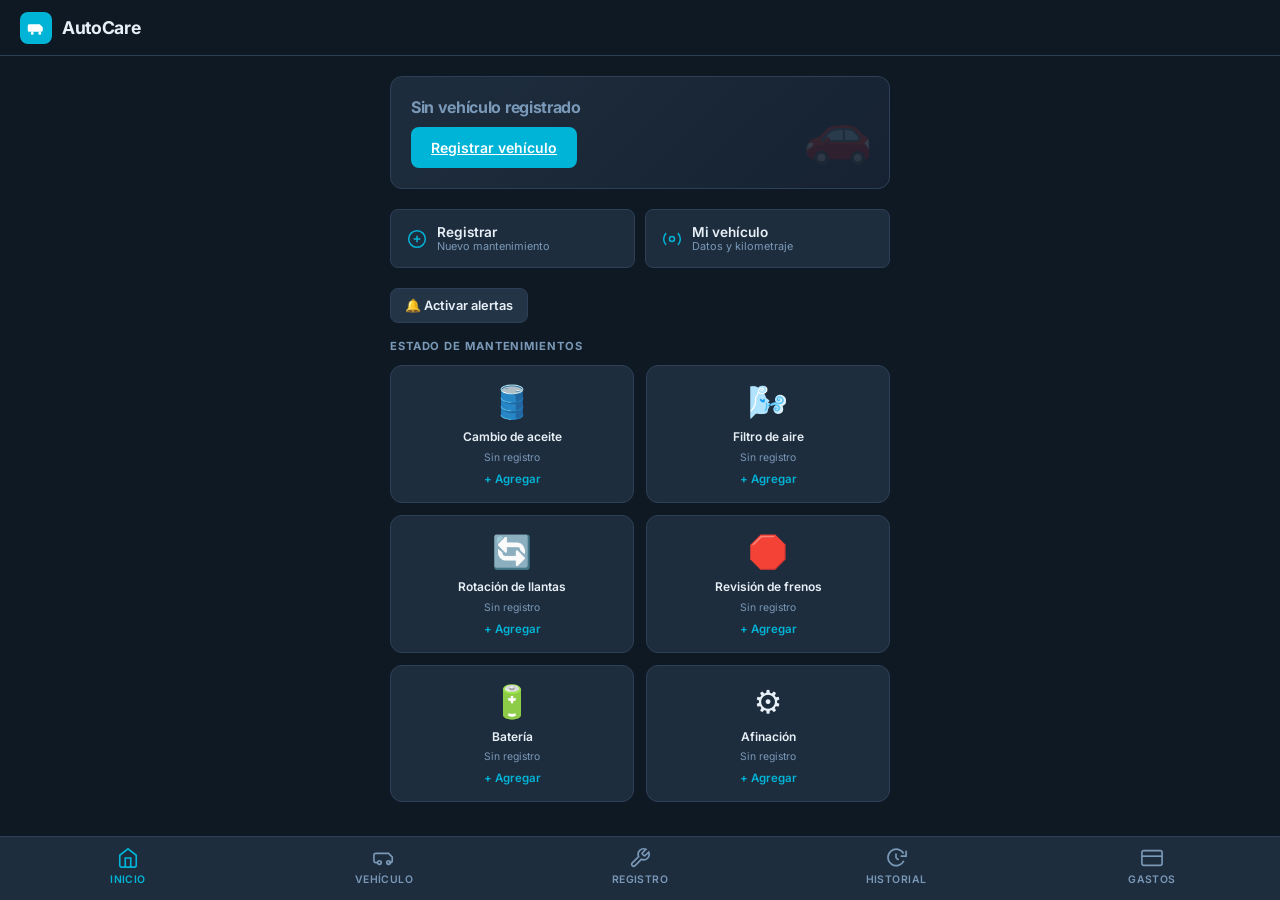
<file: index.html>
<!DOCTYPE html>
<html lang="es">
<head>
  <meta charset="UTF-8">
  <meta name="viewport" content="width=device-width, initial-scale=1, viewport-fit=cover">
  <title>AutoCare</title>
  <link rel="manifest" href="manifest.json">
  <link rel="icon" href="favicon.png">
  <meta name="theme-color" content="#00B4D8">
  <meta name="apple-mobile-web-app-capable" content="yes">
  <meta name="apple-mobile-web-app-status-bar-style" content="black-translucent">
  <link rel="preconnect" href="https://fonts.googleapis.com">
  <link href="https://fonts.googleapis.com/css2?family=Inter:wght@400;500;600;700&display=swap" rel="stylesheet">
  <link rel="stylesheet" href="style.css">
  <style>
    /* ── Vehicle banner ── */
    .vehicle-banner {
      background: linear-gradient(135deg, #1E2D3D 0%, #162232 100%);
      border: 1px solid var(--border);
      border-radius: var(--radius);
      padding: 20px;
      margin-bottom: 20px;
      position: relative;
      overflow: hidden;
    }
    .vehicle-banner::before {
      content: '🚗';
      position: absolute; right: 16px; top: 50%;
      transform: translateY(-50%);
      font-size: 3.5rem; opacity: .12;
    }
    .veh-name { font-size: 1.3rem; font-weight: 700; letter-spacing: -.02em; }
    .veh-year { color: var(--txt-muted); font-weight: 400; }
    .veh-detail { margin-top: 6px; display: flex; align-items: center; gap: 12px; }
    .veh-km { font-size: 0.9rem; color: var(--acc); font-weight: 600; font-variant-numeric: tabular-nums; }
    .veh-placa {
      background: var(--surface2); border: 1px solid var(--border);
      border-radius: 4px; padding: 2px 8px;
      font-size: 0.75rem; font-weight: 700; letter-spacing: .08em; color: var(--txt-muted);
    }
    .veh-empty { color: var(--txt-muted); font-size: 1rem; }

    /* ── Gauges grid ── */
    .gauges-title {
      font-size: 0.7rem; font-weight: 700; letter-spacing: .08em;
      text-transform: uppercase; color: var(--txt-muted); margin-bottom: 12px;
    }
    .gauges-grid {
      display: grid;
      grid-template-columns: repeat(2, 1fr);
      gap: 12px;
    }
    .gauge-card {
      background: var(--surface); border: 1px solid var(--border);
      border-radius: var(--radius); padding: 16px 12px;
      display: flex; flex-direction: column; align-items: center;
      text-align: center; transition: border-color .2s;
      cursor: default;
    }
    .gauge-card:hover { border-color: var(--acc); }
    .gauge-arc {
      width: 88px; height: 88px; margin-bottom: 8px;
    }
    .gauge-icon { font-size: 2rem; margin-bottom: 8px; }
    .gauge-label { font-size: 0.75rem; font-weight: 600; color: var(--txt); line-height: 1.3; margin-bottom: 4px; }
    .gauge-km    { font-size: 0.7rem; line-height: 1.4; }
    .gauge-sub   { font-size: 0.65rem; margin-top: 2px; }
    .gauge-add   {
      margin-top: 8px; font-size: 0.72rem; font-weight: 600;
      color: var(--acc); text-decoration: none;
    }
    .gauge-add:hover { text-decoration: underline; }
    .muted { color: var(--txt-muted); }

    /* ── Action buttons ── */
    .quick-actions { display: grid; grid-template-columns: 1fr 1fr; gap: 10px; margin-bottom: 20px; }
    .qa-btn {
      display: flex; align-items: center; gap: 10px;
      background: var(--surface); border: 1px solid var(--border);
      border-radius: var(--radius-sm); padding: 14px 16px;
      text-decoration: none; color: var(--txt); font-size: 0.85rem; font-weight: 600;
      transition: border-color .2s, background .2s;
    }
    .qa-btn:hover { border-color: var(--acc); background: var(--surface2); }
    .qa-btn svg { width: 20px; height: 20px; stroke: var(--acc); flex-shrink: 0; }
    .qa-label { line-height: 1.2; }
    .qa-sub { font-size: .68rem; font-weight: 400; color: var(--txt-muted); }

    /* ── Install / notif ── */
    .util-row { display: flex; gap: 8px; margin-bottom: 16px; }
    #btn-install { display: none; }
  </style>
</head>
<body>

  <!-- Topbar -->
  <header class="topbar">
    <a href="index.html" class="topbar-logo">
      <div class="logo-icon">
        <svg viewBox="0 0 24 24"><path d="M5 17H3a2 2 0 0 1-2-2V9a2 2 0 0 1 2-2h14l4 4v4a2 2 0 0 1-2 2h-2M7 17a2 2 0 1 0 0 4 2 2 0 0 0 0-4zM17 17a2 2 0 1 0 0 4 2 2 0 0 0 0-4z"/></svg>
      </div>
      AutoCare
    </a>
    <span class="topbar-badge" id="alert-badge" style="display:none">0</span>
  </header>

  <!-- Main -->
  <main class="page">

    <!-- Vehicle Banner -->
    <div class="vehicle-banner" id="vehicle-banner"></div>

    <!-- Quick Actions -->
    <div class="quick-actions">
      <a href="mantenimiento.html" class="qa-btn">
        <svg viewBox="0 0 24 24" fill="none" stroke="currentColor" stroke-width="1.8"><circle cx="12" cy="12" r="10"/><line x1="12" y1="8" x2="12" y2="16"/><line x1="8" y1="12" x2="16" y2="12"/></svg>
        <div class="qa-label">Registrar<div class="qa-sub">Nuevo mantenimiento</div></div>
      </a>
      <a href="vehiculo.html" class="qa-btn">
        <svg viewBox="0 0 24 24" fill="none" stroke="currentColor" stroke-width="1.8"><circle cx="12" cy="12" r="3"/><path d="M19.07 4.93a10 10 0 0 1 0 14.14M4.93 4.93a10 10 0 0 0 0 14.14"/></svg>
        <div class="qa-label">Mi vehículo<div class="qa-sub">Datos y kilometraje</div></div>
      </a>
    </div>

    <!-- Botones utilitarios -->
    <div class="util-row">
      <button id="btn-install" class="btn btn-secondary" style="font-size:.8rem;padding:9px 14px">
        📲 Instalar app
      </button>
      <button id="btn-notif" class="btn btn-secondary" style="font-size:.8rem;padding:9px 14px">
        🔔 Activar alertas
      </button>
    </div>

    <!-- Gauges -->
    <div class="gauges-title">Estado de mantenimientos</div>
    <div class="gauges-grid" id="gauges-grid"></div>

  </main>

  <!-- Bottom Nav -->
  <nav class="bottom-nav">
    <a href="index.html"        class="nav-item"><svg viewBox="0 0 24 24" fill="none" stroke="currentColor"><path d="M3 9l9-7 9 7v11a2 2 0 0 1-2 2H5a2 2 0 0 1-2-2z"/><polyline points="9 22 9 12 15 12 15 22"/></svg>Inicio</a>
    <a href="vehiculo.html"     class="nav-item"><svg viewBox="0 0 24 24" fill="none" stroke="currentColor"><path d="M5 17H3a2 2 0 0 1-2-2V9a2 2 0 0 1 2-2h14l4 4v4a2 2 0 0 1-2 2h-2"/><circle cx="7" cy="17" r="2"/><circle cx="17" cy="17" r="2"/></svg>Vehículo</a>
    <a href="mantenimiento.html" class="nav-item"><svg viewBox="0 0 24 24" fill="none" stroke="currentColor"><path d="M14.7 6.3a1 1 0 0 0 0 1.4l1.6 1.6a1 1 0 0 0 1.4 0l3.77-3.77a6 6 0 0 1-7.94 7.94l-6.91 6.91a2.12 2.12 0 0 1-3-3l6.91-6.91a6 6 0 0 1 7.94-7.94l-3.76 3.76z"/></svg>Registro</a>
    <a href="historial.html"    class="nav-item"><svg viewBox="0 0 24 24" fill="none" stroke="currentColor"><polyline points="23 4 23 10 17 10"/><path d="M20.49 15a9 9 0 1 1-.18-7.68"/><line x1="12" y1="7" x2="12" y2="12"/><polyline points="12 12 15 14"/></svg>Historial</a>
    <a href="gastos.html"       class="nav-item"><svg viewBox="0 0 24 24" fill="none" stroke="currentColor"><rect x="1" y="4" width="22" height="16" rx="2"/><line x1="1" y1="10" x2="23" y2="10"/></svg>Gastos</a>
  </nav>

  <div id="toast-container"></div>

  <script>
    if ('serviceWorker' in navigator) {
      navigator.serviceWorker.register('service-worker.js');
    }
  </script>
  <script src="storage.js"></script>
  <script src="app.js"></script>
  <script src="dashboard.js"></script>
</body>
</html>
</file>
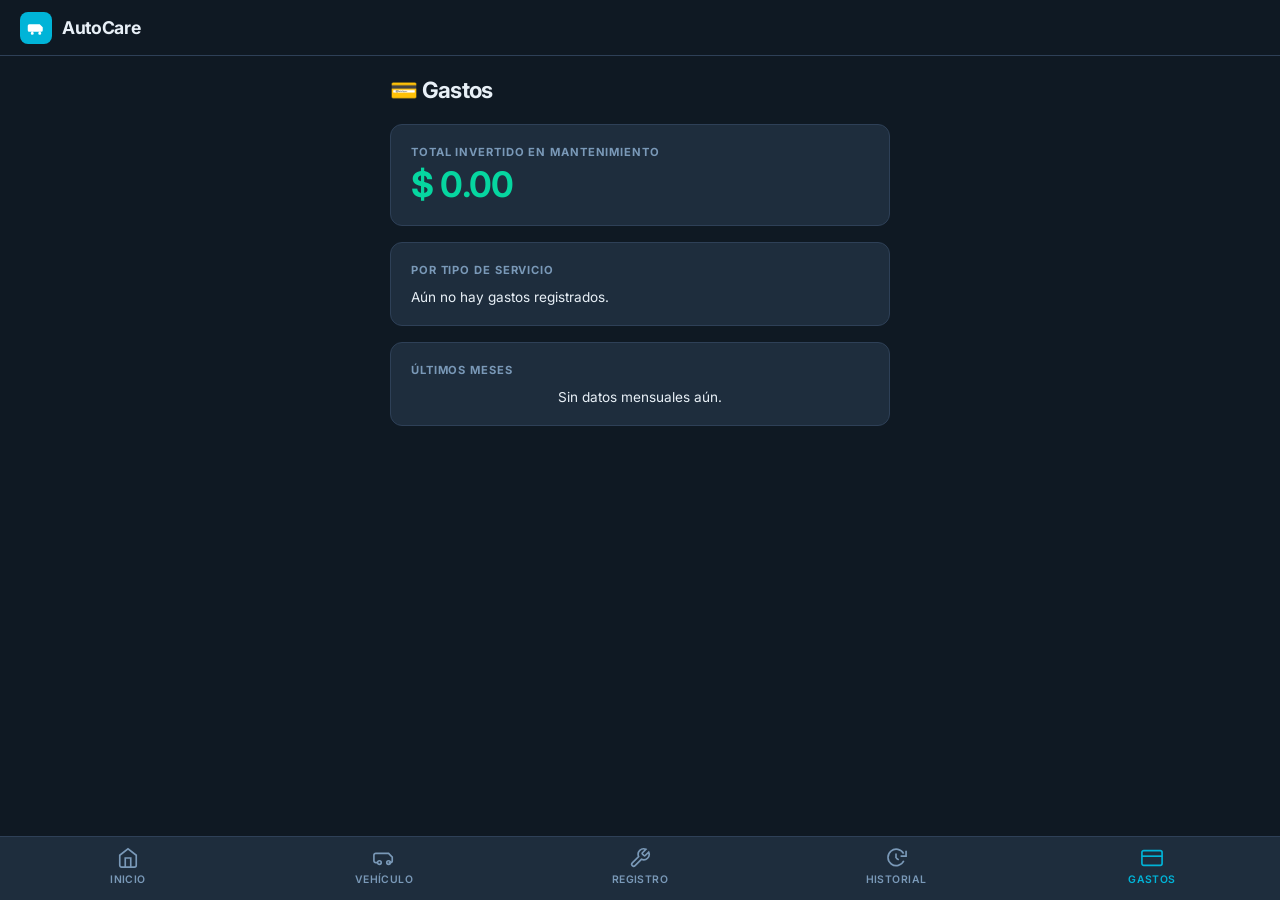
<file: gastos.html>
<!DOCTYPE html>
<html lang="es">
<head>
  <meta charset="UTF-8">
  <meta name="viewport" content="width=device-width, initial-scale=1, viewport-fit=cover">
  <title>Gastos — AutoCare</title>
  <link rel="manifest" href="manifest.json">
  <link rel="icon" href="favicon.png">
  <meta name="theme-color" content="#00B4D8">
  <link rel="preconnect" href="https://fonts.googleapis.com">
  <link href="https://fonts.googleapis.com/css2?family=Inter:wght@400;500;600;700&display=swap" rel="stylesheet">
  <link rel="stylesheet" href="style.css">
  <style>
    .page-title { font-size: 1.4rem; font-weight: 700; letter-spacing: -.03em; margin-bottom: 20px; }
    .kpi-total-label { font-size: .7rem; font-weight: 700; letter-spacing: .08em; text-transform: uppercase; color: var(--txt-muted); margin-bottom: 4px; }
    .kpi-total-val { font-size: 2.2rem; font-weight: 700; letter-spacing: -.04em; font-variant-numeric: tabular-nums; color: var(--ok); }

    /* Gasto por tipo */
    .gasto-row { margin-bottom: 14px; }
    .gasto-head { display: flex; justify-content: space-between; align-items: baseline; font-size: .85rem; font-weight: 600; margin-bottom: 6px; }
    .gasto-monto { color: var(--acc); font-variant-numeric: tabular-nums; }
    .gasto-bar-bg  { height: 6px; background: var(--border); border-radius: 3px; overflow: hidden; }
    .gasto-bar-fill { height: 100%; background: linear-gradient(90deg, var(--acc), var(--ok)); border-radius: 3px; transition: width .6s ease; }

    /* Bar chart mensual */
    .bar-chart { display: flex; align-items: flex-end; gap: 8px; height: 120px; padding-top: 24px; }
    .bar-col { flex: 1; display: flex; flex-direction: column; align-items: center; gap: 4px; height: 100%; }
    .bar-val { font-size: .6rem; color: var(--txt-muted); font-variant-numeric: tabular-nums; white-space: nowrap; }
    .bar-wrap { flex: 1; width: 100%; display: flex; align-items: flex-end; }
    .bar-fill { width: 100%; background: linear-gradient(to top, var(--acc), #00D4FF); border-radius: 4px 4px 0 0; min-height: 4px; }
    .bar-label { font-size: .65rem; color: var(--txt-muted); font-weight: 600; text-transform: uppercase; }
  </style>
</head>
<body>
  <header class="topbar">
    <a href="index.html" class="topbar-logo">
      <div class="logo-icon">
        <svg viewBox="0 0 24 24" fill="white"><path d="M5 17H3a2 2 0 0 1-2-2V9a2 2 0 0 1 2-2h14l4 4v4a2 2 0 0 1-2 2h-2M7 17a2 2 0 1 0 0 4 2 2 0 0 0 0-4zM17 17a2 2 0 1 0 0 4 2 2 0 0 0 0-4z"/></svg>
      </div>
      AutoCare
    </a>
    <span class="topbar-badge" id="alert-badge" style="display:none">0</span>
  </header>

  <main class="page">
    <h1 class="page-title">💳 Gastos</h1>

    <!-- KPI total -->
    <div class="card" style="margin-bottom:16px">
      <div class="kpi-total-label">Total invertido en mantenimiento</div>
      <div class="kpi-total-val" id="gasto-total">$ 0.00</div>
    </div>

    <!-- Por tipo -->
    <div class="card">
      <div class="card-title">Por tipo de servicio</div>
      <div id="gastos-by-tipo"></div>
    </div>

    <!-- Gráfica mensual -->
    <div class="card">
      <div class="card-title">Últimos meses</div>
      <div id="chart-mensual"></div>
    </div>
  </main>

  <nav class="bottom-nav">
    <a href="index.html"        class="nav-item"><svg viewBox="0 0 24 24" fill="none" stroke="currentColor"><path d="M3 9l9-7 9 7v11a2 2 0 0 1-2 2H5a2 2 0 0 1-2-2z"/><polyline points="9 22 9 12 15 12 15 22"/></svg>Inicio</a>
    <a href="vehiculo.html"     class="nav-item"><svg viewBox="0 0 24 24" fill="none" stroke="currentColor"><path d="M5 17H3a2 2 0 0 1-2-2V9a2 2 0 0 1 2-2h14l4 4v4a2 2 0 0 1-2 2h-2"/><circle cx="7" cy="17" r="2"/><circle cx="17" cy="17" r="2"/></svg>Vehículo</a>
    <a href="mantenimiento.html" class="nav-item"><svg viewBox="0 0 24 24" fill="none" stroke="currentColor"><path d="M14.7 6.3a1 1 0 0 0 0 1.4l1.6 1.6a1 1 0 0 0 1.4 0l3.77-3.77a6 6 0 0 1-7.94 7.94l-6.91 6.91a2.12 2.12 0 0 1-3-3l6.91-6.91a6 6 0 0 1 7.94-7.94l-3.76 3.76z"/></svg>Registro</a>
    <a href="historial.html"    class="nav-item"><svg viewBox="0 0 24 24" fill="none" stroke="currentColor"><polyline points="23 4 23 10 17 10"/><path d="M20.49 15a9 9 0 1 1-.18-7.68"/><line x1="12" y1="7" x2="12" y2="12"/><polyline points="12 12 15 14"/></svg>Historial</a>
    <a href="gastos.html"       class="nav-item"><svg viewBox="0 0 24 24" fill="none" stroke="currentColor"><rect x="1" y="4" width="22" height="16" rx="2"/><line x1="1" y1="10" x2="23" y2="10"/></svg>Gastos</a>
  </nav>

  <div id="toast-container"></div>
  <script src="storage.js"></script>
  <script src="app.js"></script>
  <script src="gastos.js"></script>
</body>
</html>
</file>
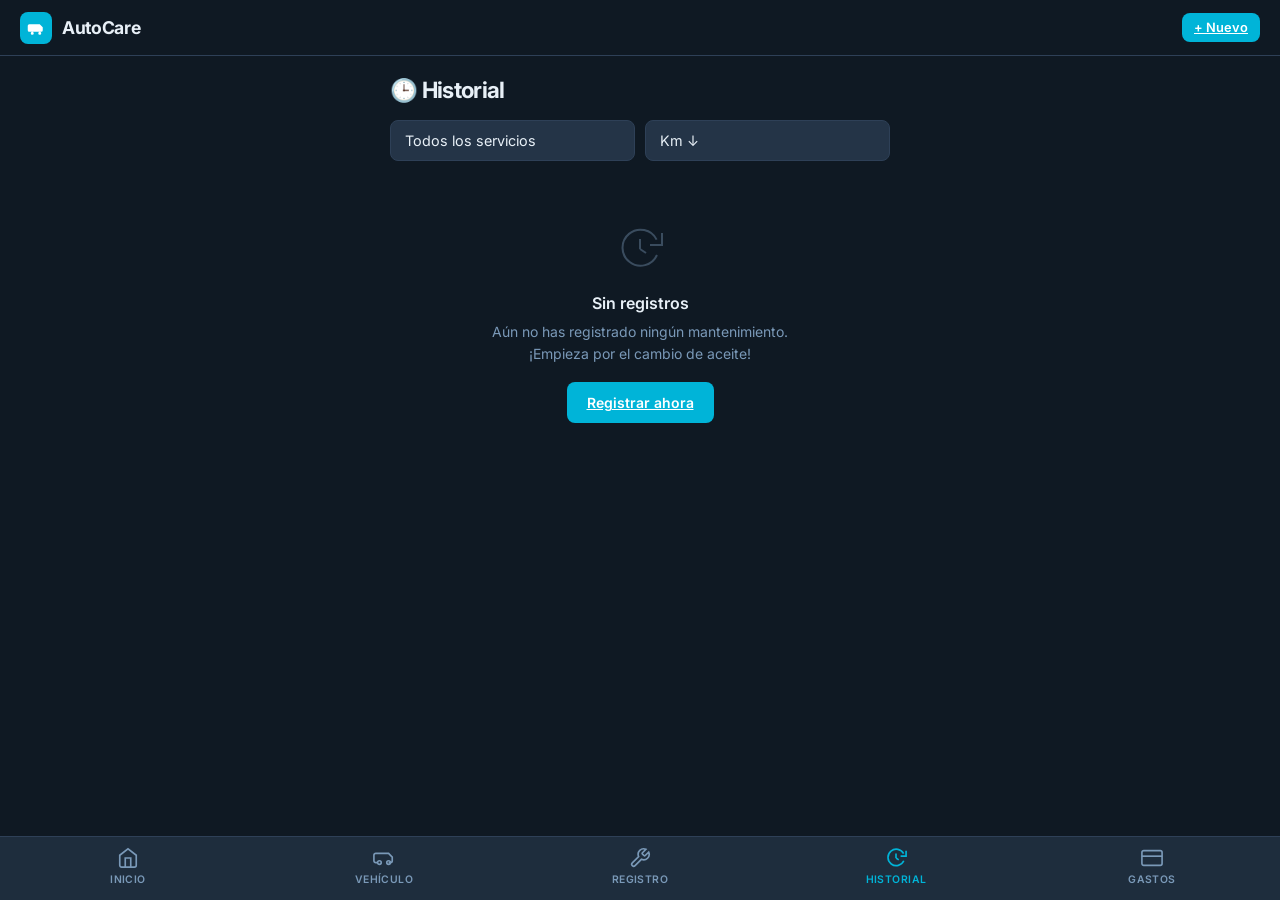
<file: historial.html>
<!DOCTYPE html>
<html lang="es">
<head>
  <meta charset="UTF-8">
  <meta name="viewport" content="width=device-width, initial-scale=1, viewport-fit=cover">
  <title>Historial — AutoCare</title>
  <link rel="manifest" href="manifest.json">
  <link rel="icon" href="favicon.png">
  <meta name="theme-color" content="#00B4D8">
  <link rel="preconnect" href="https://fonts.googleapis.com">
  <link href="https://fonts.googleapis.com/css2?family=Inter:wght@400;500;600;700&display=swap" rel="stylesheet">
  <link rel="stylesheet" href="style.css">
  <style>
    .page-title { font-size: 1.4rem; font-weight: 700; letter-spacing: -.03em; margin-bottom: 16px; }
    .filters {
      display: grid; grid-template-columns: 1fr 1fr; gap: 10px; margin-bottom: 16px;
    }
    /* Historial items */
    .hist-item { margin-bottom: 12px; }
    .hist-top { display: flex; align-items: flex-start; gap: 12px; }
    .hist-icon { font-size: 1.6rem; line-height: 1; flex-shrink: 0; margin-top: 2px; }
    .hist-info { flex: 1; min-width: 0; }
    .hist-label { font-size: .9rem; font-weight: 700; }
    .hist-meta { font-size: .72rem; color: var(--txt-muted); margin-top: 2px; font-variant-numeric: tabular-nums; }
    .hist-cost { font-size: .85rem; font-weight: 700; color: var(--ok); font-variant-numeric: tabular-nums; white-space: nowrap; }
    .hist-taller { font-size: .78rem; color: var(--txt-muted); margin-top: 8px; }
    .hist-obs    { font-size: .78rem; color: var(--txt-muted); margin-top: 4px; font-style: italic; }
    .hist-actions { margin-top: 10px; display: flex; justify-content: flex-end; }
  </style>
</head>
<body>
  <header class="topbar">
    <a href="index.html" class="topbar-logo">
      <div class="logo-icon">
        <svg viewBox="0 0 24 24" fill="white"><path d="M5 17H3a2 2 0 0 1-2-2V9a2 2 0 0 1 2-2h14l4 4v4a2 2 0 0 1-2 2h-2M7 17a2 2 0 1 0 0 4 2 2 0 0 0 0-4zM17 17a2 2 0 1 0 0 4 2 2 0 0 0 0-4z"/></svg>
      </div>
      AutoCare
    </a>
    <a href="mantenimiento.html" class="btn btn-primary" style="padding:7px 12px;font-size:.8rem">+ Nuevo</a>
  </header>

  <main class="page">
    <h1 class="page-title">🕒 Historial</h1>

    <div class="filters">
      <select class="form-control" id="filter-tipo">
        <option value="">Todos los servicios</option>
        <option value="aceite">🛢️ Aceite</option>
        <option value="filtro">🌬️ Filtro</option>
        <option value="llantas">🔄 Llantas</option>
        <option value="frenos">🛑 Frenos</option>
        <option value="bateria">🔋 Batería</option>
        <option value="afinacion">⚙️ Afinación</option>
        <option value="general">🔧 General</option>
      </select>
      <select class="form-control" id="filter-sort">
        <option value="km-desc">Km ↓</option>
        <option value="km-asc">Km ↑</option>
        <option value="fecha-desc">Fecha ↓</option>
        <option value="fecha-asc">Fecha ↑</option>
      </select>
    </div>

    <div id="historial-list"></div>
  </main>

  <nav class="bottom-nav">
    <a href="index.html"        class="nav-item"><svg viewBox="0 0 24 24" fill="none" stroke="currentColor"><path d="M3 9l9-7 9 7v11a2 2 0 0 1-2 2H5a2 2 0 0 1-2-2z"/><polyline points="9 22 9 12 15 12 15 22"/></svg>Inicio</a>
    <a href="vehiculo.html"     class="nav-item"><svg viewBox="0 0 24 24" fill="none" stroke="currentColor"><path d="M5 17H3a2 2 0 0 1-2-2V9a2 2 0 0 1 2-2h14l4 4v4a2 2 0 0 1-2 2h-2"/><circle cx="7" cy="17" r="2"/><circle cx="17" cy="17" r="2"/></svg>Vehículo</a>
    <a href="mantenimiento.html" class="nav-item"><svg viewBox="0 0 24 24" fill="none" stroke="currentColor"><path d="M14.7 6.3a1 1 0 0 0 0 1.4l1.6 1.6a1 1 0 0 0 1.4 0l3.77-3.77a6 6 0 0 1-7.94 7.94l-6.91 6.91a2.12 2.12 0 0 1-3-3l6.91-6.91a6 6 0 0 1 7.94-7.94l-3.76 3.76z"/></svg>Registro</a>
    <a href="historial.html"    class="nav-item"><svg viewBox="0 0 24 24" fill="none" stroke="currentColor"><polyline points="23 4 23 10 17 10"/><path d="M20.49 15a9 9 0 1 1-.18-7.68"/><line x1="12" y1="7" x2="12" y2="12"/><polyline points="12 12 15 14"/></svg>Historial</a>
    <a href="gastos.html"       class="nav-item"><svg viewBox="0 0 24 24" fill="none" stroke="currentColor"><rect x="1" y="4" width="22" height="16" rx="2"/><line x1="1" y1="10" x2="23" y2="10"/></svg>Gastos</a>
  </nav>

  <div id="toast-container"></div>
  <script src="storage.js"></script>
  <script src="app.js"></script>
  <script src="historial.js"></script>
</body>
</html>
</file>
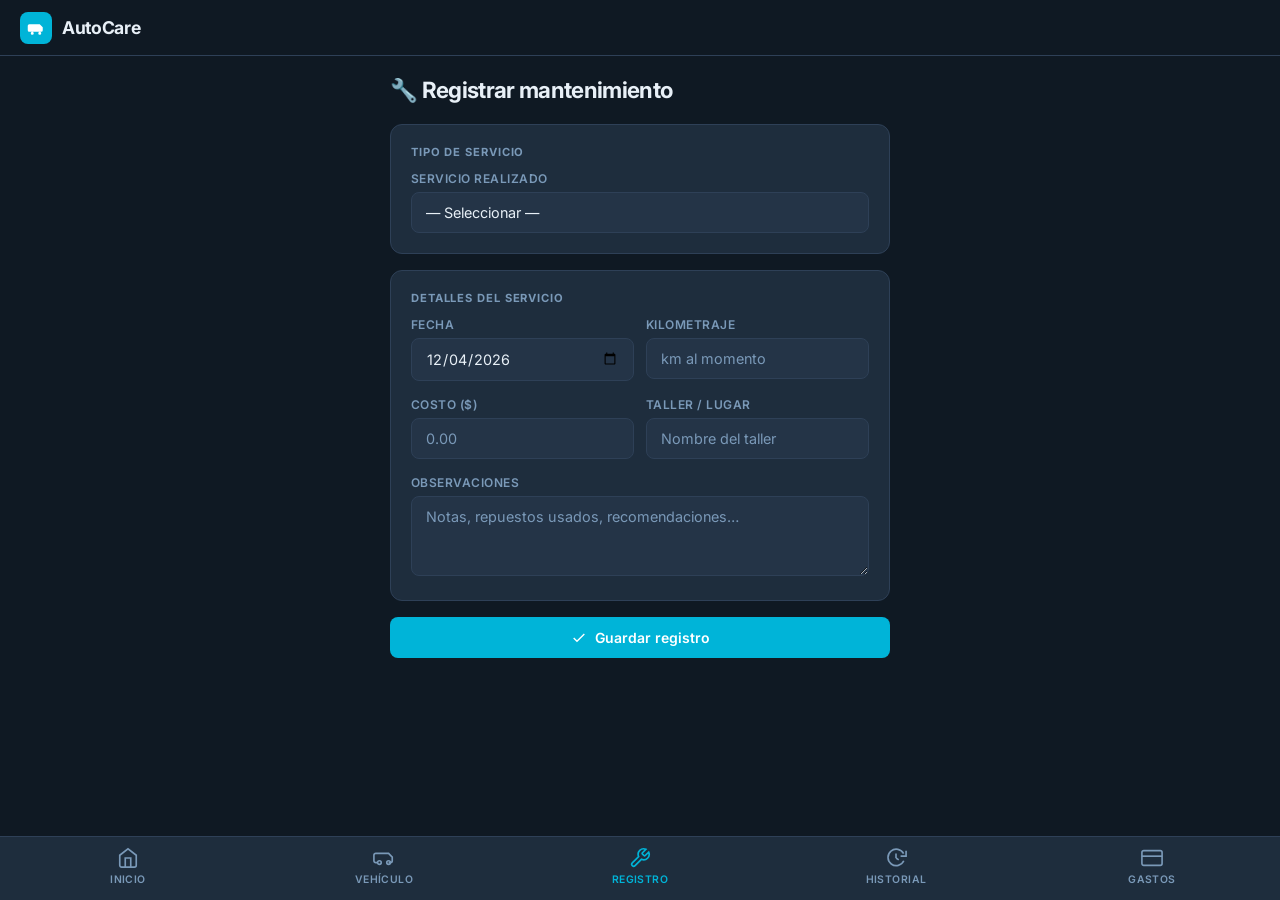
<file: mantenimiento.html>
<!DOCTYPE html>
<html lang="es">
<head>
  <meta charset="UTF-8">
  <meta name="viewport" content="width=device-width, initial-scale=1, viewport-fit=cover">
  <title>Registrar Mantenimiento — AutoCare</title>
  <link rel="manifest" href="manifest.json">
  <link rel="icon" href="favicon.png">
  <meta name="theme-color" content="#00B4D8">
  <link rel="preconnect" href="https://fonts.googleapis.com">
  <link href="https://fonts.googleapis.com/css2?family=Inter:wght@400;500;600;700&display=swap" rel="stylesheet">
  <link rel="stylesheet" href="style.css">
  <style>
    .page-title { font-size: 1.4rem; font-weight: 700; letter-spacing: -.03em; margin-bottom: 20px; }
    select.form-control option { background: #1E2D3D; }
  </style>
</head>
<body>
  <header class="topbar">
    <a href="index.html" class="topbar-logo">
      <div class="logo-icon">
        <svg viewBox="0 0 24 24" fill="white"><path d="M5 17H3a2 2 0 0 1-2-2V9a2 2 0 0 1 2-2h14l4 4v4a2 2 0 0 1-2 2h-2M7 17a2 2 0 1 0 0 4 2 2 0 0 0 0-4zM17 17a2 2 0 1 0 0 4 2 2 0 0 0 0-4z"/></svg>
      </div>
      AutoCare
    </a>
    <span class="topbar-badge" id="alert-badge" style="display:none">0</span>
  </header>

  <main class="page">
    <h1 class="page-title">🔧 Registrar mantenimiento</h1>

    <form id="form-mantenimiento">
      <div class="card">
        <div class="card-title">Tipo de servicio</div>
        <div class="form-group" style="margin-bottom:0">
          <label class="form-label" for="tipo">Servicio realizado</label>
          <select class="form-control" id="tipo" required>
            <option value="">— Seleccionar —</option>
            <option value="aceite">🛢️ Cambio de aceite</option>
            <option value="filtro">🌬️ Filtro de aire</option>
            <option value="llantas">🔄 Rotación de llantas</option>
            <option value="frenos">🛑 Revisión de frenos</option>
            <option value="bateria">🔋 Batería</option>
            <option value="afinacion">⚙️ Afinación</option>
            <option value="general">🔧 Reparación general</option>
          </select>
        </div>
      </div>

      <div class="card">
        <div class="card-title">Detalles del servicio</div>
        <div class="form-row">
          <div class="form-group">
            <label class="form-label" for="fecha">Fecha</label>
            <input class="form-control" id="fecha" type="date" required>
          </div>
          <div class="form-group">
            <label class="form-label" for="kilometraje">Kilometraje</label>
            <input class="form-control" id="kilometraje" type="number" min="0" placeholder="km al momento" required
                   style="font-variant-numeric:tabular-nums">
          </div>
        </div>
        <div class="form-row">
          <div class="form-group">
            <label class="form-label" for="costo">Costo ($)</label>
            <input class="form-control" id="costo" type="number" min="0" step="0.01" placeholder="0.00">
          </div>
          <div class="form-group">
            <label class="form-label" for="taller">Taller / Lugar</label>
            <input class="form-control" id="taller" type="text" placeholder="Nombre del taller">
          </div>
        </div>
        <div class="form-group" style="margin-bottom:0">
          <label class="form-label" for="observaciones">Observaciones</label>
          <textarea class="form-control" id="observaciones" placeholder="Notas, repuestos usados, recomendaciones…"></textarea>
        </div>
      </div>

      <button type="submit" class="btn btn-primary btn-full">
        <svg viewBox="0 0 24 24" fill="none" stroke="currentColor" stroke-width="2" style="width:16px;height:16px"><polyline points="20 6 9 17 4 12"/></svg>
        Guardar registro
      </button>
    </form>
  </main>

  <nav class="bottom-nav">
    <a href="index.html"        class="nav-item"><svg viewBox="0 0 24 24" fill="none" stroke="currentColor"><path d="M3 9l9-7 9 7v11a2 2 0 0 1-2 2H5a2 2 0 0 1-2-2z"/><polyline points="9 22 9 12 15 12 15 22"/></svg>Inicio</a>
    <a href="vehiculo.html"     class="nav-item"><svg viewBox="0 0 24 24" fill="none" stroke="currentColor"><path d="M5 17H3a2 2 0 0 1-2-2V9a2 2 0 0 1 2-2h14l4 4v4a2 2 0 0 1-2 2h-2"/><circle cx="7" cy="17" r="2"/><circle cx="17" cy="17" r="2"/></svg>Vehículo</a>
    <a href="mantenimiento.html" class="nav-item"><svg viewBox="0 0 24 24" fill="none" stroke="currentColor"><path d="M14.7 6.3a1 1 0 0 0 0 1.4l1.6 1.6a1 1 0 0 0 1.4 0l3.77-3.77a6 6 0 0 1-7.94 7.94l-6.91 6.91a2.12 2.12 0 0 1-3-3l6.91-6.91a6 6 0 0 1 7.94-7.94l-3.76 3.76z"/></svg>Registro</a>
    <a href="historial.html"    class="nav-item"><svg viewBox="0 0 24 24" fill="none" stroke="currentColor"><polyline points="23 4 23 10 17 10"/><path d="M20.49 15a9 9 0 1 1-.18-7.68"/><line x1="12" y1="7" x2="12" y2="12"/><polyline points="12 12 15 14"/></svg>Historial</a>
    <a href="gastos.html"       class="nav-item"><svg viewBox="0 0 24 24" fill="none" stroke="currentColor"><rect x="1" y="4" width="22" height="16" rx="2"/><line x1="1" y1="10" x2="23" y2="10"/></svg>Gastos</a>
  </nav>

  <div id="toast-container"></div>
  <script src="storage.js"></script>
  <script src="app.js"></script>
  <script src="mantenimiento.js"></script>
</body>
</html>
</file>
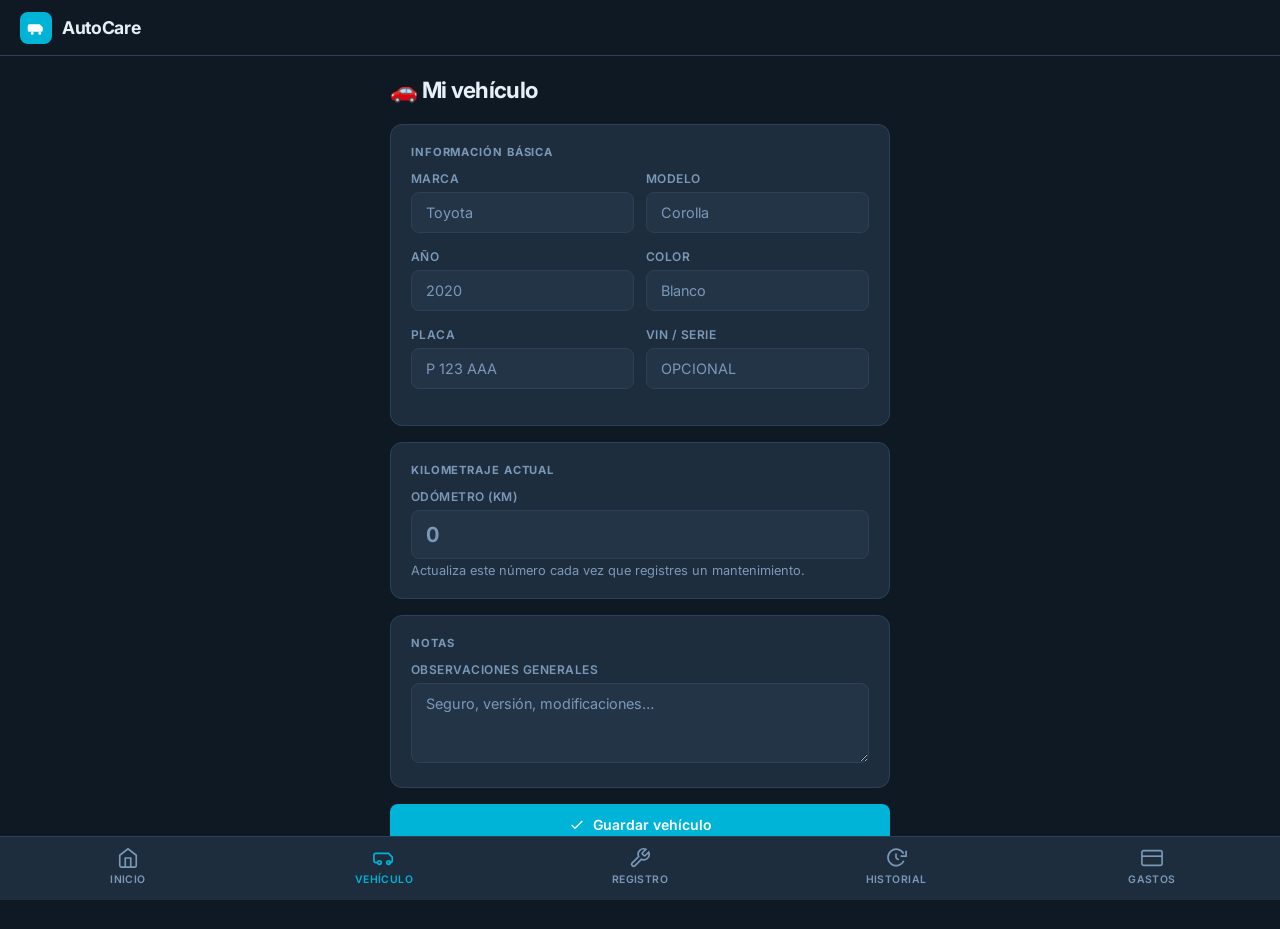
<file: vehiculo.html>
<!DOCTYPE html>
<html lang="es">
<head>
  <meta charset="UTF-8">
  <meta name="viewport" content="width=device-width, initial-scale=1, viewport-fit=cover">
  <title>Mi Vehículo — AutoCare</title>
  <link rel="manifest" href="manifest.json">
  <link rel="icon" href="favicon.png">
  <meta name="theme-color" content="#00B4D8">
  <link rel="preconnect" href="https://fonts.googleapis.com">
  <link href="https://fonts.googleapis.com/css2?family=Inter:wght@400;500;600;700&display=swap" rel="stylesheet">
  <link rel="stylesheet" href="style.css">
  <style>
    .page-title { font-size: 1.4rem; font-weight: 700; letter-spacing: -.03em; margin-bottom: 20px; }
    .anio-range { font-size: .8rem; color: var(--txt-muted); margin-top: 4px; }
  </style>
</head>
<body>
  <header class="topbar">
    <a href="index.html" class="topbar-logo">
      <div class="logo-icon">
        <svg viewBox="0 0 24 24" fill="white"><path d="M5 17H3a2 2 0 0 1-2-2V9a2 2 0 0 1 2-2h14l4 4v4a2 2 0 0 1-2 2h-2M7 17a2 2 0 1 0 0 4 2 2 0 0 0 0-4zM17 17a2 2 0 1 0 0 4 2 2 0 0 0 0-4z"/></svg>
      </div>
      AutoCare
    </a>
    <span class="topbar-badge" id="alert-badge" style="display:none">0</span>
  </header>

  <main class="page">
    <h1 class="page-title">🚗 Mi vehículo</h1>

    <form id="form-vehiculo">
      <div class="card">
        <div class="card-title">Información básica</div>
        <div class="form-row">
          <div class="form-group">
            <label class="form-label" for="marca">Marca</label>
            <input class="form-control" id="marca" type="text" placeholder="Toyota" required>
          </div>
          <div class="form-group">
            <label class="form-label" for="modelo">Modelo</label>
            <input class="form-control" id="modelo" type="text" placeholder="Corolla" required>
          </div>
        </div>
        <div class="form-row">
          <div class="form-group">
            <label class="form-label" for="anio">Año</label>
            <input class="form-control" id="anio" type="number" min="1970" max="2030" placeholder="2020" required>
          </div>
          <div class="form-group">
            <label class="form-label" for="color">Color</label>
            <input class="form-control" id="color" type="text" placeholder="Blanco">
          </div>
        </div>
        <div class="form-row">
          <div class="form-group">
            <label class="form-label" for="placa">Placa</label>
            <input class="form-control" id="placa" type="text" placeholder="P 123 AAA" style="text-transform:uppercase">
          </div>
          <div class="form-group">
            <label class="form-label" for="vin">VIN / Serie</label>
            <input class="form-control" id="vin" type="text" placeholder="Opcional" style="text-transform:uppercase">
          </div>
        </div>
      </div>

      <div class="card">
        <div class="card-title">Kilometraje actual</div>
        <div class="form-group" style="margin-bottom:0">
          <label class="form-label" for="kilometraje">Odómetro (km)</label>
          <input class="form-control" id="kilometraje" type="number" min="0" placeholder="0" required
                 style="font-size:1.3rem;font-weight:700;font-variant-numeric:tabular-nums">
          <p class="anio-range">Actualiza este número cada vez que registres un mantenimiento.</p>
        </div>
      </div>

      <div class="card">
        <div class="card-title">Notas</div>
        <div class="form-group" style="margin-bottom:0">
          <label class="form-label" for="notas">Observaciones generales</label>
          <textarea class="form-control" id="notas" placeholder="Seguro, versión, modificaciones…"></textarea>
        </div>
      </div>

      <button type="submit" class="btn btn-primary btn-full">
        <svg viewBox="0 0 24 24" fill="none" stroke="currentColor" stroke-width="2" style="width:16px;height:16px"><polyline points="20 6 9 17 4 12"/></svg>
        Guardar vehículo
      </button>

      <button type="button" id="btn-delete-vehicle" class="btn btn-danger btn-full" style="margin-top:10px;display:none">
        Eliminar vehículo
      </button>
    </form>
  </main>

  <nav class="bottom-nav">
    <a href="index.html"        class="nav-item"><svg viewBox="0 0 24 24" fill="none" stroke="currentColor"><path d="M3 9l9-7 9 7v11a2 2 0 0 1-2 2H5a2 2 0 0 1-2-2z"/><polyline points="9 22 9 12 15 12 15 22"/></svg>Inicio</a>
    <a href="vehiculo.html"     class="nav-item"><svg viewBox="0 0 24 24" fill="none" stroke="currentColor"><path d="M5 17H3a2 2 0 0 1-2-2V9a2 2 0 0 1 2-2h14l4 4v4a2 2 0 0 1-2 2h-2"/><circle cx="7" cy="17" r="2"/><circle cx="17" cy="17" r="2"/></svg>Vehículo</a>
    <a href="mantenimiento.html" class="nav-item"><svg viewBox="0 0 24 24" fill="none" stroke="currentColor"><path d="M14.7 6.3a1 1 0 0 0 0 1.4l1.6 1.6a1 1 0 0 0 1.4 0l3.77-3.77a6 6 0 0 1-7.94 7.94l-6.91 6.91a2.12 2.12 0 0 1-3-3l6.91-6.91a6 6 0 0 1 7.94-7.94l-3.76 3.76z"/></svg>Registro</a>
    <a href="historial.html"    class="nav-item"><svg viewBox="0 0 24 24" fill="none" stroke="currentColor"><polyline points="23 4 23 10 17 10"/><path d="M20.49 15a9 9 0 1 1-.18-7.68"/><line x1="12" y1="7" x2="12" y2="12"/><polyline points="12 12 15 14"/></svg>Historial</a>
    <a href="gastos.html"       class="nav-item"><svg viewBox="0 0 24 24" fill="none" stroke="currentColor"><rect x="1" y="4" width="22" height="16" rx="2"/><line x1="1" y1="10" x2="23" y2="10"/></svg>Gastos</a>
  </nav>

  <div id="toast-container"></div>
  <script src="storage.js"></script>
  <script src="app.js"></script>
  <script src="vehiculo.js"></script>
</body>
</html>
</file>
<file: style.css>
/* ─── AutoCare · Variables globales ─────────────────────────────── */
:root {
  --bg:        #0F1923;
  --surface:   #1E2D3D;
  --surface2:  #243447;
  --border:    #2E4057;
  --acc:       #00B4D8;
  --acc-dim:   #0090ae;
  --ok:        #06D6A0;
  --warn:      #FFB703;
  --danger:    #EF476F;
  --txt:       #E8F0F7;
  --txt-muted: #7A99B8;
  --radius:    12px;
  --radius-sm: 8px;
  --nav-h:     64px;
  --font:      'Inter', system-ui, sans-serif;
}

*, *::before, *::after { box-sizing: border-box; margin: 0; padding: 0; }

html { font-size: 16px; scroll-behavior: smooth; }

body {
  font-family: var(--font);
  background: var(--bg);
  color: var(--txt);
  min-height: 100dvh;
  padding-bottom: calc(var(--nav-h) + env(safe-area-inset-bottom));
  -webkit-font-smoothing: antialiased;
}

/* ─── Topbar ──────────────────────────────────────────────────────── */
.topbar {
  position: sticky; top: 0; z-index: 100;
  background: var(--bg);
  border-bottom: 1px solid var(--border);
  padding: 0 20px;
  height: 56px;
  display: flex; align-items: center; justify-content: space-between;
  backdrop-filter: blur(12px);
}
.topbar-logo {
  display: flex; align-items: center; gap: 10px;
  font-size: 1.1rem; font-weight: 700; color: var(--txt);
  text-decoration: none; letter-spacing: -0.02em;
}
.topbar-logo .logo-icon {
  width: 32px; height: 32px; background: var(--acc);
  border-radius: 8px; display: grid; place-items: center;
}
.topbar-logo .logo-icon svg { width: 18px; height: 18px; fill: #fff; }
.topbar-badge {
  background: var(--danger);
  color: #fff; font-size: 0.65rem; font-weight: 700;
  padding: 2px 7px; border-radius: 20px; letter-spacing: 0.03em;
}

/* ─── Bottom Nav ──────────────────────────────────────────────────── */
.bottom-nav {
  position: fixed; bottom: 0; left: 0; right: 0;
  height: calc(var(--nav-h) + env(safe-area-inset-bottom));
  padding-bottom: env(safe-area-inset-bottom);
  background: var(--surface);
  border-top: 1px solid var(--border);
  display: flex; align-items: flex-start;
  z-index: 200;
}
.nav-item {
  flex: 1; display: flex; flex-direction: column;
  align-items: center; justify-content: center;
  gap: 4px; padding-top: 10px;
  text-decoration: none; color: var(--txt-muted);
  font-size: 0.65rem; font-weight: 600; letter-spacing: 0.04em;
  text-transform: uppercase; transition: color .2s;
}
.nav-item svg { width: 22px; height: 22px; stroke-width: 1.8; }
.nav-item.active { color: var(--acc); }
.nav-item:hover  { color: var(--txt); }

/* ─── Main content ────────────────────────────────────────────────── */
.page { padding: 20px; max-width: 540px; margin: 0 auto; }

/* ─── Cards ───────────────────────────────────────────────────────── */
.card {
  background: var(--surface);
  border: 1px solid var(--border);
  border-radius: var(--radius);
  padding: 20px;
  margin-bottom: 16px;
}
.card-sm { padding: 14px 16px; }
.card-title {
  font-size: 0.7rem; font-weight: 700; letter-spacing: 0.08em;
  text-transform: uppercase; color: var(--txt-muted); margin-bottom: 12px;
}

/* ─── Buttons ─────────────────────────────────────────────────────── */
.btn {
  display: inline-flex; align-items: center; justify-content: center;
  gap: 8px; padding: 12px 20px;
  border-radius: var(--radius-sm); border: none;
  font-family: var(--font); font-size: 0.875rem; font-weight: 600;
  cursor: pointer; transition: opacity .15s, transform .1s;
}
.btn:active { transform: scale(.97); }
.btn-primary   { background: var(--acc);    color: #fff; }
.btn-secondary { background: var(--surface2); color: var(--txt); border: 1px solid var(--border); }
.btn-danger    { background: var(--danger);  color: #fff; }
.btn-full      { width: 100%; }
.btn:hover     { opacity: .88; }
.btn svg       { width: 16px; height: 16px; stroke-width: 2; }

/* ─── Formularios ─────────────────────────────────────────────────── */
.form-group { margin-bottom: 16px; }
.form-label {
  display: block; font-size: 0.75rem; font-weight: 600;
  color: var(--txt-muted); margin-bottom: 6px; letter-spacing: 0.04em;
  text-transform: uppercase;
}
.form-control {
  width: 100%;
  background: var(--surface2); border: 1px solid var(--border);
  border-radius: var(--radius-sm); padding: 11px 14px;
  color: var(--txt); font-family: var(--font); font-size: 0.9rem;
  transition: border-color .2s;
  -webkit-appearance: none; appearance: none;
}
.form-control:focus {
  outline: none; border-color: var(--acc);
  box-shadow: 0 0 0 3px rgba(0,180,216,.15);
}
.form-control::placeholder { color: var(--txt-muted); }
.form-row { display: grid; grid-template-columns: 1fr 1fr; gap: 12px; }
textarea.form-control { resize: vertical; min-height: 80px; }
select.form-control { cursor: pointer; }

/* ─── Status pills ────────────────────────────────────────────────── */
.pill {
  display: inline-flex; align-items: center; gap: 5px;
  padding: 3px 10px; border-radius: 20px;
  font-size: 0.7rem; font-weight: 700; letter-spacing: 0.05em;
  text-transform: uppercase;
}
.pill-ok     { background: rgba(6,214,160,.15);  color: var(--ok); }
.pill-warn   { background: rgba(255,183,3,.15);  color: var(--warn); }
.pill-danger { background: rgba(239,71,111,.15); color: var(--danger); }
.pill-dot { width: 6px; height: 6px; border-radius: 50%; background: currentColor; }

/* ─── Separador ───────────────────────────────────────────────────── */
.divider { border: none; border-top: 1px solid var(--border); margin: 16px 0; }

/* ─── Empty state ─────────────────────────────────────────────────── */
.empty-state {
  text-align: center; padding: 48px 20px; color: var(--txt-muted);
}
.empty-state svg { width: 48px; height: 48px; margin-bottom: 16px; opacity: .4; }
.empty-state h3  { font-size: 1rem; font-weight: 600; color: var(--txt); margin-bottom: 8px; }
.empty-state p   { font-size: 0.875rem; line-height: 1.6; }

/* ─── Section header ──────────────────────────────────────────────── */
.section-header {
  display: flex; align-items: center; justify-content: space-between;
  margin-bottom: 16px;
}
.section-header h2 {
  font-size: 1.1rem; font-weight: 700; letter-spacing: -0.02em;
}

/* ─── Toast ───────────────────────────────────────────────────────── */
#toast-container {
  position: fixed; bottom: calc(var(--nav-h) + 16px); left: 50%;
  transform: translateX(-50%);
  display: flex; flex-direction: column; gap: 8px; z-index: 9999;
  pointer-events: none; width: min(90vw, 380px);
}
.toast {
  background: var(--surface2); border: 1px solid var(--border);
  border-radius: var(--radius-sm); padding: 12px 16px;
  font-size: 0.875rem; font-weight: 500; color: var(--txt);
  box-shadow: 0 8px 24px rgba(0,0,0,.4);
  animation: toast-in .3s ease, toast-out .3s ease 2.7s forwards;
}
.toast.toast-ok     { border-left: 3px solid var(--ok); }
.toast.toast-warn   { border-left: 3px solid var(--warn); }
.toast.toast-danger { border-left: 3px solid var(--danger); }
@keyframes toast-in  { from { opacity:0; transform:translateY(16px) } to { opacity:1; transform:none } }
@keyframes toast-out { to   { opacity:0; transform:translateY(8px) } }

/* ─── Responsive ──────────────────────────────────────────────────── */
@media (max-width: 380px) {
  .form-row { grid-template-columns: 1fr; }
  .page { padding: 14px; }
}
@media (prefers-reduced-motion: reduce) {
  *, *::before, *::after { animation-duration: .01ms !important; transition-duration: .01ms !important; }
}
</file>
